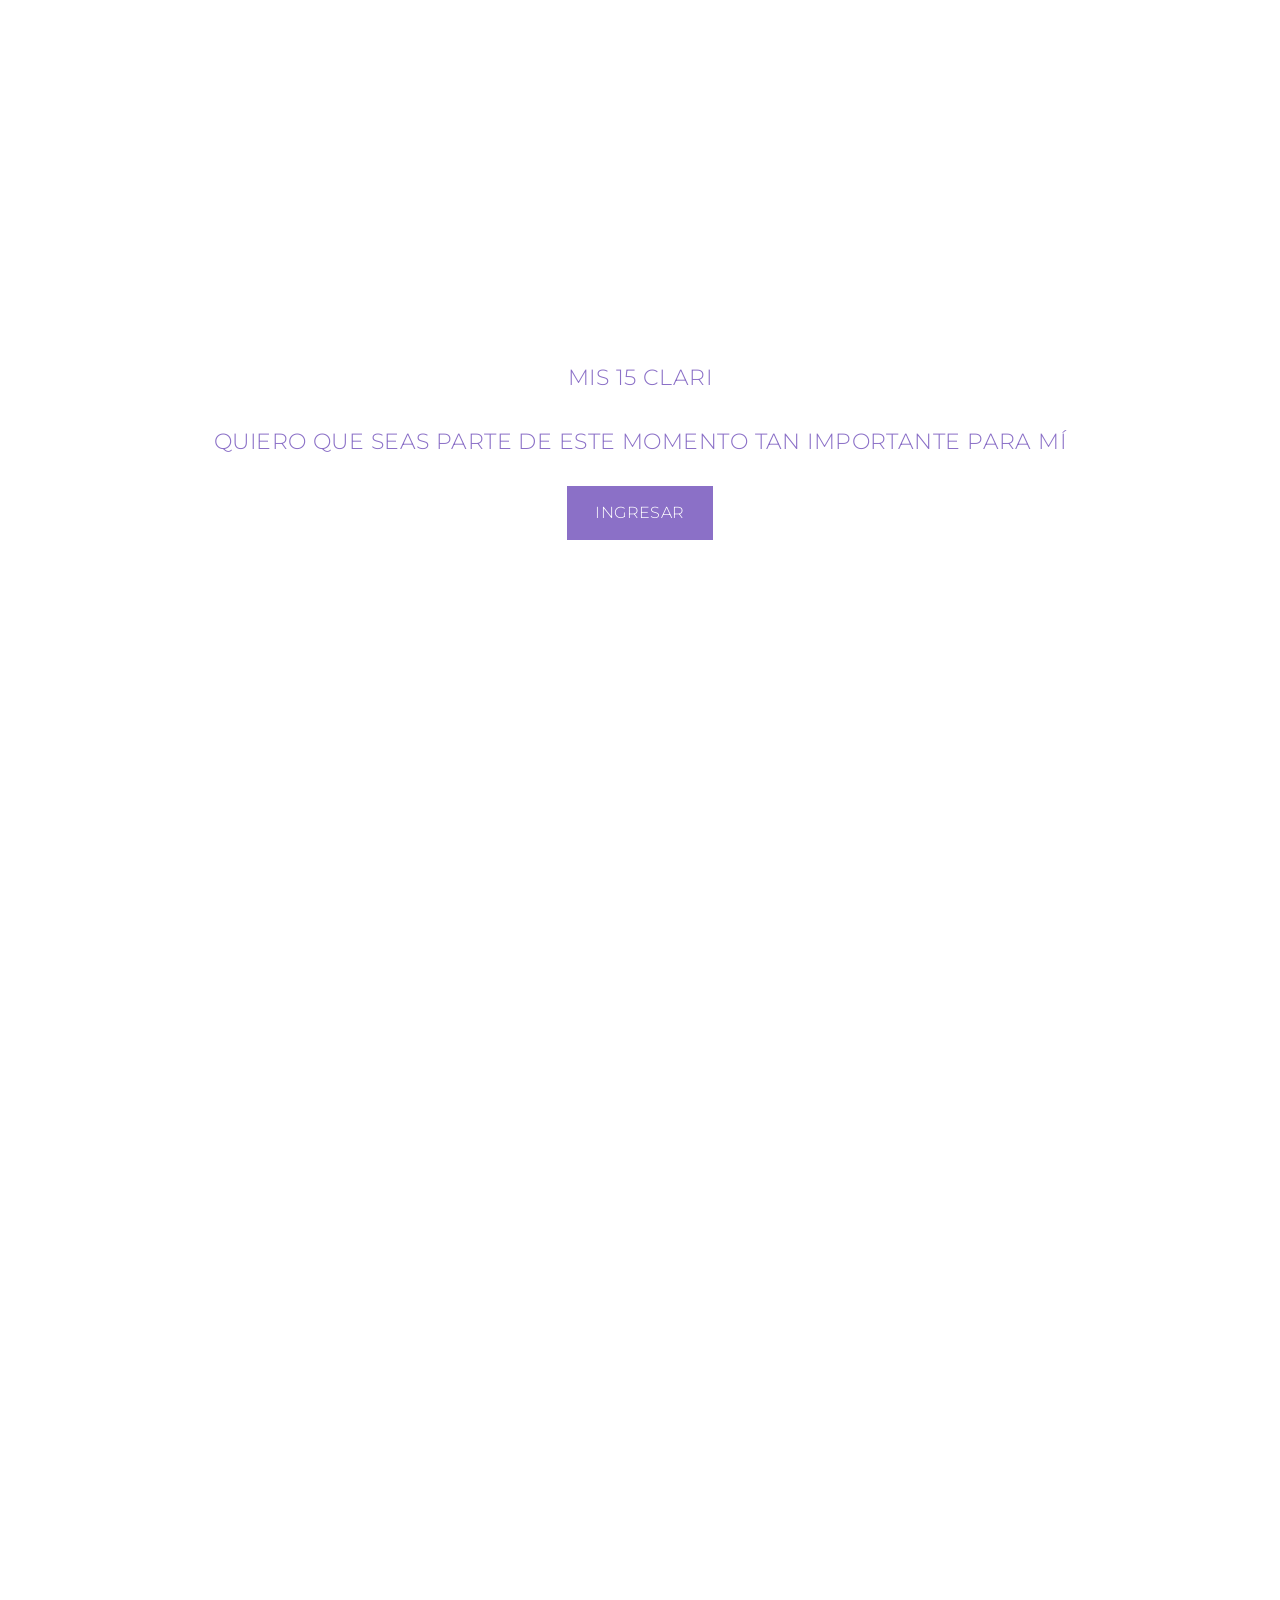
<file: index.html>
<!DOCTYPE html>
<html lang="es">
<head>
  <meta charset="UTF-8">
  <meta name="viewport" content="width=device-width, initial-scale=1.0">
  <meta name="description" content="Invitación a los 15 años de Clari.">
  <title>CLARI | Mis 15 años</title>
  <link rel="preconnect" href="https://fonts.googleapis.com">
  <link rel="preconnect" href="https://fonts.gstatic.com" crossorigin>
  <link href="https://fonts.googleapis.com/css2?family=Allura&family=Cormorant+Garamond:wght@400;500;600&family=Montserrat:wght@300;400;500;600&family=Open+Sans:wght@400;600&display=swap" rel="stylesheet">
  <link rel="stylesheet" href="css/style.css">
</head>
<body class="is-locked">
  <div class="opening" id="opening"><div class="opening-content"><p class="opening-title">MIS 15 CLARI</p><p>QUIERO QUE SEAS PARTE DE ESTE MOMENTO TAN IMPORTANTE PARA MÍ</p><button class="button" id="enterButton">INGRESAR</button></div></div>
  <button class="music-button" id="musicButton" aria-label="Pausar música">Ⅱ</button>
  <iframe class="music-player" id="musicPlayer" title="Ariana Grande - thank u, next (Official Video)" frameborder="0" allow="autoplay; encrypted-media" width="1" height="1"></iframe>
  <main>
    <section class="hero" id="inicio"><div class="hero-content reveal"><p class="eyebrow">MIS 15 AÑOS</p><h1>Clari</h1><div class="countdown" id="countdown"></div></div></section>
    <section class="message section-light reveal"><div class="ornament">✦</div><h2>Hay momentos inolvidables que se atesoran en el corazón para siempre…</h2><p>Por esa razón quiero que compartas conmigo esta noche tan especial</p></section>
    <section class="event event-date section-pink reveal"><p class="eyebrow">¿CUÁNDO?</p><h2>21 DE NOVIEMBRE 2026</h2><p>| 21:00 HS |</p></section>
    <section class="event event-location section-light reveal"><p class="eyebrow">¿DÓNDE?</p><h2>Quinta MiCande</h2><a class="button button-outline" href="https://maps.app.goo.gl/8uLzd4t28MHuCsYw5?g_st=iw" target="_blank" rel="noopener">COMO LLEGAR</a></section>
    <section class="quote section-light reveal"><div class="line"></div><h2>¡Hagamos que sea una noche <strong>inolvidable</strong>!</h2><div class="line"></div></section>
    <section class="dress reveal"><span class="butterfly butterfly-one"></span><span class="butterfly butterfly-two"></span><span class="butterfly butterfly-three"></span><span class="butterfly butterfly-four"></span><p class="eyebrow">DRESS CODE</p><h2>ELEGANTE</h2><p class="dress-note">Prohibido usar lila/violeta</p></section>
    <section class="rsvp section-pink reveal" id="confirmar"><h2>CONFIRMÁ TU ASISTENCIA</h2><p>ANTES DEL 21 DE OCTUBRE 2026</p><a class="button" href="https://wa.link/v4k2uo" target="_blank" rel="noopener">CONFIRMAR</a></section>
    <section class="gift section-light reveal"><div class="gift-line"></div><h2>SI DESEAS HACERME UN OBSEQUIO...</h2><p>alias: <strong style="font-family: 'Courier New', monospace;">claratraverso11</strong></p><div class="gift-line"></div></section>
    <section class="final section-pink reveal"><p class="eyebrow">TE ESPERO</p><h2>Clari</h2></section>
  </main>
  <script src="js/script.js?v=14"></script>
</body>
</html>
</file>
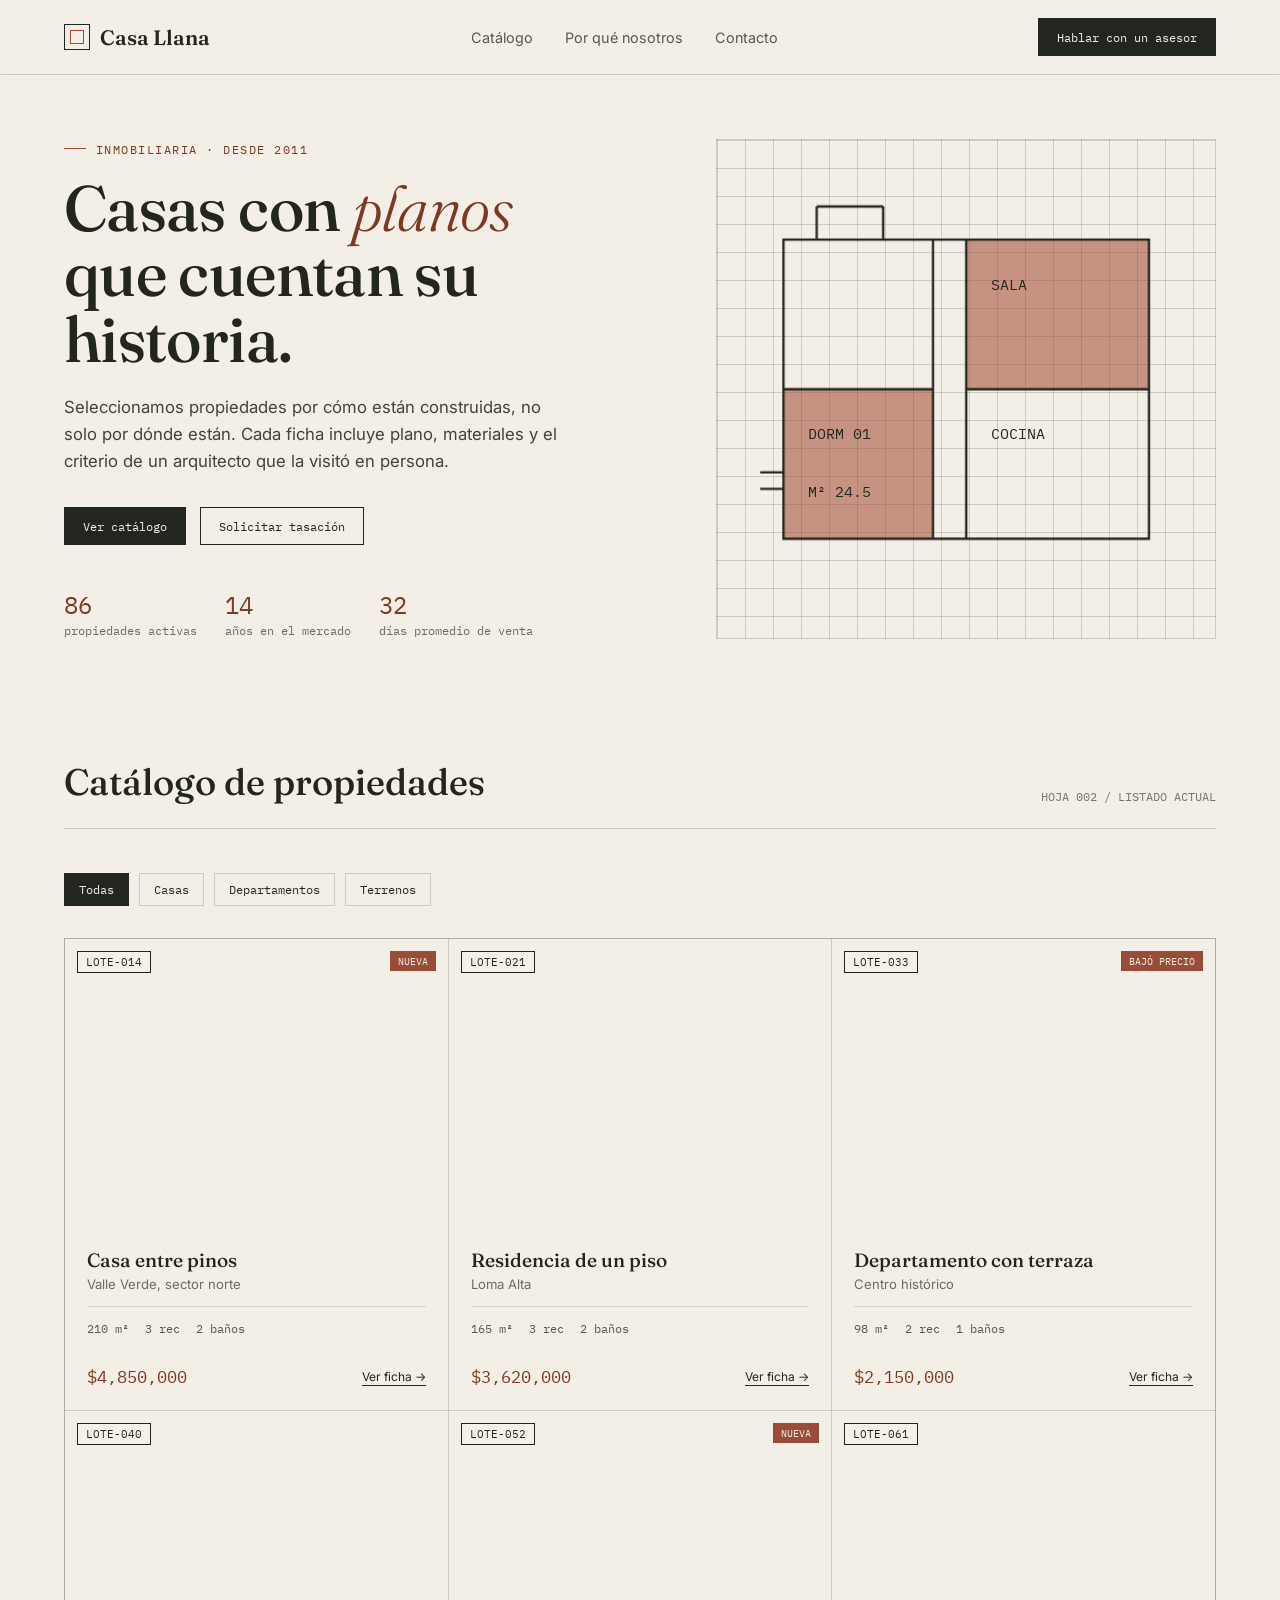
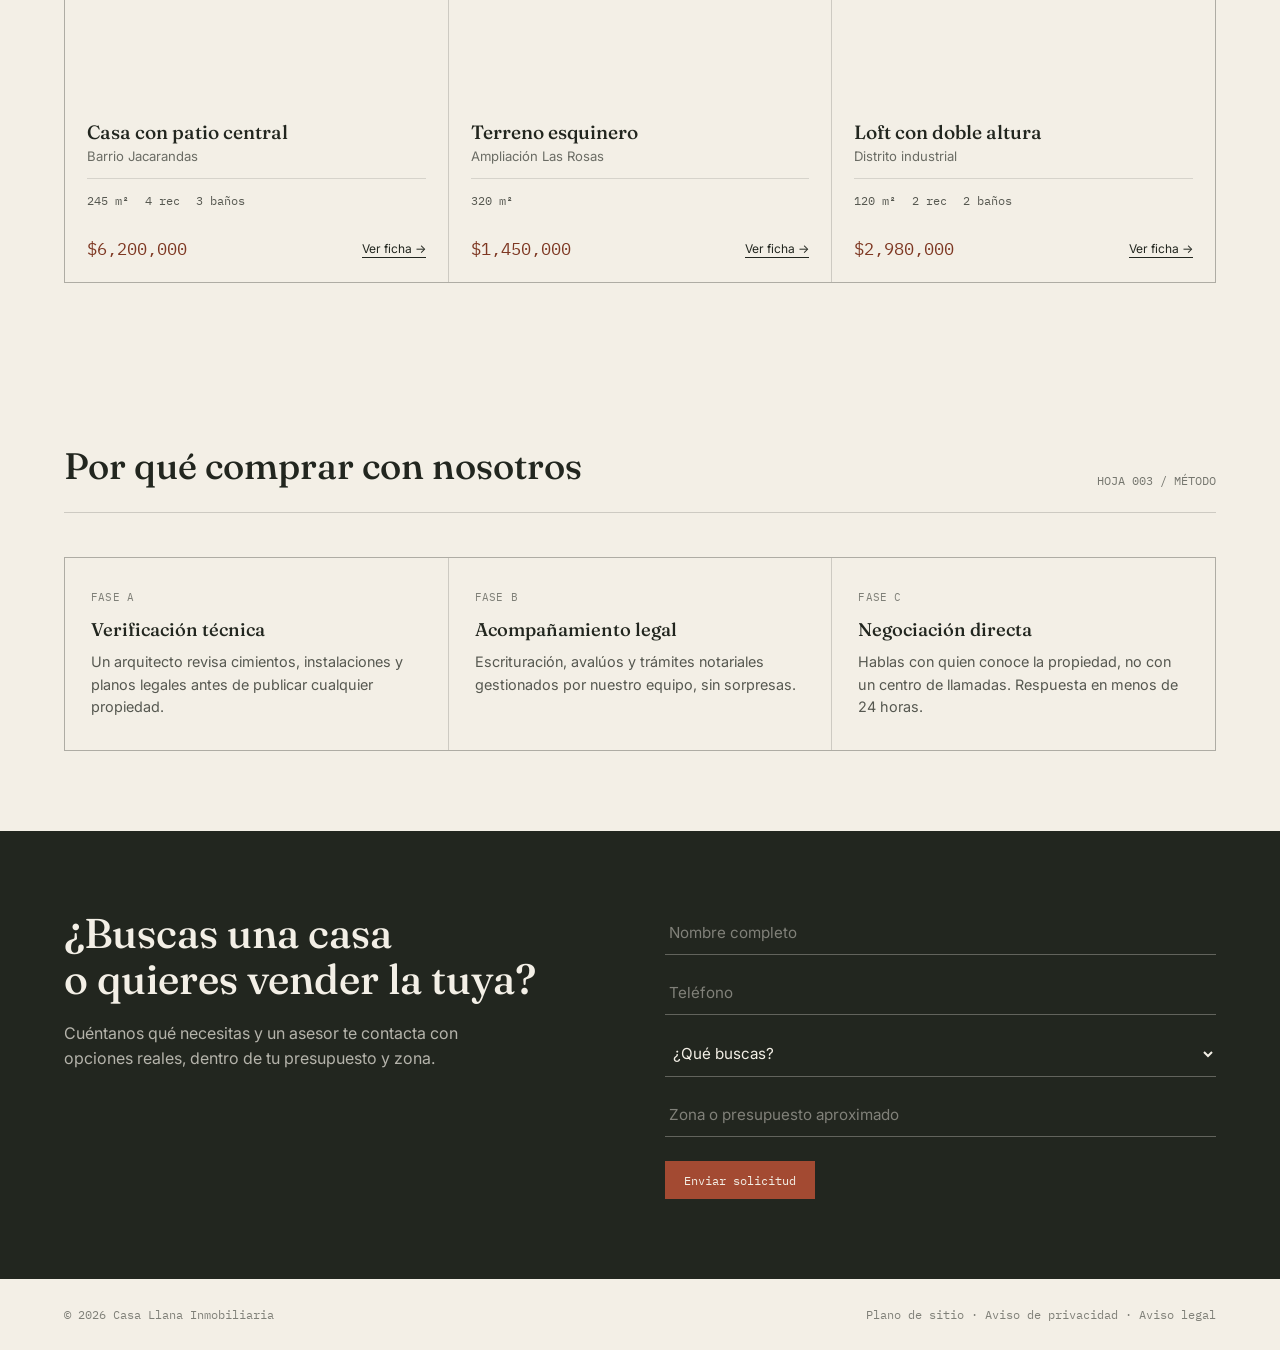
<file: casa-llana.html>
<!DOCTYPE html>
<html lang="es">
<head>
<meta charset="UTF-8">
<meta name="viewport" content="width=device-width, initial-scale=1.0">
<title>Casa Llana — Inmobiliaria</title>
<link rel="preconnect" href="https://fonts.googleapis.com">
<link href="https://fonts.googleapis.com/css2?family=Fraunces:ital,opsz,wght@0,9..144,300;0,9..144,500;0,9..144,600;1,9..144,400&family=IBM+Plex+Mono:wght@400;500&family=Inter:wght@400;500;600&display=swap" rel="stylesheet">
<style>
  :root{--ink:#22261F;--paper:#F3EFE6;--paper-2:#EAE3D3;--brick:#A34A32;--brick-dark:#7E3823;--moss:#5C6B4D;--brass:#B08D4F;--line:rgba(34,38,31,0.18)}
  *{margin:0;padding:0;box-sizing:border-box}
  html{scroll-behavior:smooth}
  body{background:var(--paper);color:var(--ink);font-family:'Inter',sans-serif;-webkit-font-smoothing:antialiased}
  @media (prefers-reduced-motion:reduce){*{animation-duration:.01ms!important;transition-duration:.01ms!important}}
  a{color:inherit;text-decoration:none}.display{font-family:'Fraunces',serif}.mono{font-family:'IBM Plex Mono',monospace;letter-spacing:.02em}
  header{position:sticky;top:0;z-index:50;background:rgba(243,239,230,.9);backdrop-filter:blur(6px);border-bottom:1px solid var(--line)}
  nav{max-width:1200px;margin:0 auto;display:flex;align-items:center;justify-content:space-between;padding:18px 24px}
  .logo{font-family:'Fraunces',serif;font-weight:600;font-size:1.3rem;display:flex;align-items:center;gap:10px}.logo .mark{width:26px;height:26px;border:1.5px solid var(--ink);position:relative;flex-shrink:0}.logo .mark:before{content:"";position:absolute;inset:5px;border:1.5px solid var(--brick)}
  nav .links{display:flex;gap:32px;font-size:.9rem}nav .links a{opacity:.75;transition:opacity .2s}nav .links a:hover{opacity:1}
  .btn{font-family:'IBM Plex Mono',monospace;font-size:.78rem;padding:10px 18px;border:1px solid var(--ink);background:var(--ink);color:var(--paper);transition:background .25s,color .25s;display:inline-block;white-space:nowrap}.btn:hover{background:transparent;color:var(--ink)}.btn.outline{background:transparent;color:var(--ink)}.btn.outline:hover{background:var(--ink);color:var(--paper)}
  .hero{max-width:1200px;margin:0 auto;padding:64px 24px 40px;display:grid;grid-template-columns:1.1fr .9fr;gap:40px;align-items:center}.hero .eyebrow{font-family:'IBM Plex Mono',monospace;font-size:.78rem;color:var(--brick-dark);letter-spacing:.12em;margin-bottom:18px;display:flex;align-items:center;gap:10px}.hero .eyebrow:before{content:"";width:22px;height:1px;background:var(--brick)}.hero h1{font-family:'Fraunces',serif;font-size:clamp(2.4rem,5vw,4rem);font-weight:500;line-height:1.03;letter-spacing:-.01em}.hero h1 em{font-style:italic;font-weight:300;color:var(--brick-dark)}.hero p.lead{margin-top:22px;font-size:1.05rem;line-height:1.6;max-width:46ch;opacity:.85}.hero .cta-row{margin-top:32px;display:flex;gap:14px;flex-wrap:wrap}.hero .stats{display:flex;gap:28px;margin-top:44px;font-family:'IBM Plex Mono',monospace}.hero .stats div span{display:block}.hero .stats .num{font-size:1.5rem;color:var(--brick-dark)}.hero .stats .lbl{font-size:.72rem;opacity:.65;margin-top:2px}
  .blueprint{position:relative;aspect-ratio:1/1;border:1px solid var(--line);background:linear-gradient(var(--line) 1px,transparent 1px) 0 0/28px 28px,linear-gradient(90deg,var(--line) 1px,transparent 1px) 0 0/28px 28px}.blueprint svg{position:absolute;inset:0;width:100%;height:100%}.blueprint .plan-line{fill:none;stroke:var(--ink);stroke-width:1.4;stroke-dasharray:1400;stroke-dashoffset:1400;animation:draw 2.4s ease forwards .3s}.blueprint .plan-fill{fill:var(--brick);opacity:0;animation:fadein-op 1s ease forwards 2s}.blueprint .tag{font-family:'IBM Plex Mono',monospace;font-size:9px;fill:var(--ink);opacity:0;animation:fadein 0.8s ease forwards 2.3s}@keyframes draw{to{stroke-dashoffset:0}}@keyframes fadein{to{opacity:1}}@keyframes fadein-op{to{opacity:.55}}
  section{max-width:1200px;margin:0 auto;padding:80px 24px}.section-head{display:flex;justify-content:space-between;align-items:flex-end;margin-bottom:44px;gap:20px;flex-wrap:wrap;border-bottom:1px solid var(--line);padding-bottom:24px}.section-head h2{font-family:'Fraunces',serif;font-size:clamp(1.6rem,3vw,2.3rem);font-weight:500}.section-head .ref{font-family:'IBM Plex Mono',monospace;font-size:.75rem;opacity:.6}
  .filters{display:flex;gap:10px;margin-bottom:32px;flex-wrap:wrap}.filter-btn{font-family:'IBM Plex Mono',monospace;font-size:.75rem;padding:8px 14px;border:1px solid var(--line);background:transparent;cursor:pointer;color:var(--ink);transition:all .2s}.filter-btn:hover{border-color:var(--ink)}.filter-btn.active{background:var(--ink);color:var(--paper);border-color:var(--ink)}
  .grid{display:grid;grid-template-columns:repeat(3,1fr);gap:1px;background:var(--line);border:1px solid var(--line)}.card{background:var(--paper);display:flex;flex-direction:column;transition:transform .35s ease}.card:hover{transform:translateY(-4px)}.card .photo{aspect-ratio:4/3;background-size:cover;background-position:center;position:relative;filter:grayscale(.15) contrast(1.02)}.card .photo .sheet{position:absolute;top:12px;left:12px;font-family:'IBM Plex Mono',monospace;font-size:.68rem;background:var(--paper);padding:3px 8px;border:1px solid var(--ink)}.card .photo .estado{position:absolute;top:12px;right:12px;font-family:'IBM Plex Mono',monospace;font-size:.65rem;background:var(--brick);color:var(--paper);padding:3px 8px}.card .body{padding:22px;flex:1;display:flex;flex-direction:column}.card h3{font-family:'Fraunces',serif;font-size:1.2rem;font-weight:500;margin-bottom:4px}.card .loc{font-size:.82rem;opacity:.65;margin-bottom:14px}.card .specs{display:flex;gap:16px;font-family:'IBM Plex Mono',monospace;font-size:.72rem;opacity:.75;margin-bottom:16px;border-top:1px solid var(--line);padding-top:14px}.card .price{margin-top:auto;display:flex;justify-content:space-between;align-items:center;padding-top:14px}.card .price .amount{font-family:'IBM Plex Mono',monospace;font-size:1.05rem;color:var(--brick-dark)}.card .price .see{font-size:.75rem;border-bottom:1px solid var(--ink);padding-bottom:1px}
  .why{display:grid;grid-template-columns:repeat(3,1fr);gap:1px;background:var(--line);border:1px solid var(--line)}.why .item{background:var(--paper);padding:32px 26px}.why .item .plan{font-family:'IBM Plex Mono',monospace;font-size:.7rem;opacity:.55;margin-bottom:14px}.why .item h4{font-family:'Fraunces',serif;font-size:1.15rem;font-weight:500;margin-bottom:10px}.why .item p{font-size:.9rem;line-height:1.55;opacity:.75}
  .contact{background:var(--ink);color:var(--paper);padding:0}.contact-inner{max-width:1200px;margin:0 auto;padding:80px 24px;display:grid;grid-template-columns:1fr 1fr;gap:50px}.contact h2{font-family:'Fraunces',serif;font-size:clamp(1.8rem,4vw,2.6rem);font-weight:500;line-height:1.1}.contact p{margin-top:18px;opacity:.7;max-width:40ch;line-height:1.6}.contact form{display:flex;flex-direction:column;gap:16px}.contact input,.contact select{background:transparent;border:none;border-bottom:1px solid rgba(243,239,230,.3);padding:12px 4px;color:var(--paper);font-family:'Inter',sans-serif;font-size:.95rem}.contact input::placeholder{color:rgba(243,239,230,.45)}.contact input:focus,.contact select:focus{outline:none;border-bottom-color:var(--paper)}.contact .btn{background:var(--brick);border-color:var(--brick);color:var(--paper);margin-top:8px;align-self:flex-start}.contact .btn:hover{background:transparent;color:var(--paper);border-color:var(--paper)}
  footer{max-width:1200px;margin:0 auto;padding:28px 24px;display:flex;justify-content:space-between;font-size:.75rem;opacity:.55;font-family:'IBM Plex Mono',monospace;flex-wrap:wrap;gap:10px}a.btn:focus-visible,.filter-btn:focus-visible,input:focus-visible,select:focus-visible{outline:2px solid var(--brick);outline-offset:2px}
  @media (max-width:900px){.hero{grid-template-columns:1fr}.grid{grid-template-columns:1fr 1fr}.why{grid-template-columns:1fr}.contact-inner{grid-template-columns:1fr}}@media (max-width:600px){nav .links{display:none}.grid{grid-template-columns:1fr}.hero .stats{flex-wrap:wrap;row-gap:16px}}
</style>
</head>
<body>
<header><nav><div class="logo"><span class="mark"></span>Casa Llana</div><div class="links"><a href="#catalogo">Catálogo</a><a href="#porque">Por qué nosotros</a><a href="#contacto">Contacto</a></div><a href="#contacto" class="btn">Hablar con un asesor</a></nav></header>
<section class="hero"><div><div class="eyebrow">INMOBILIARIA · DESDE 2011</div><h1>Casas con <em>planos</em><br>que cuentan su historia.</h1><p class="lead">Seleccionamos propiedades por cómo están construidas, no solo por dónde están. Cada ficha incluye plano, materiales y el criterio de un arquitecto que la visitó en persona.</p><div class="cta-row"><a href="#catalogo" class="btn">Ver catálogo</a><a href="#contacto" class="btn outline">Solicitar tasación</a></div><div class="stats"><div><span class="num mono">86</span><span class="lbl">propiedades activas</span></div><div><span class="num mono">14</span><span class="lbl">años en el mercado</span></div><div><span class="num mono">32</span><span class="lbl">días promedio de venta</span></div></div></div><div class="blueprint" aria-hidden="true"><svg viewBox="0 0 300 300"><rect class="plan-fill" x="40" y="150" width="90" height="90"/><rect class="plan-fill" x="150" y="60" width="110" height="90"/><path class="plan-line" d="M40 60 H260 V240 H40 Z"/><path class="plan-line" d="M40 150 H130 M130 60 V240"/><path class="plan-line" d="M150 150 H260 M150 60 V240"/><path class="plan-line" d="M60 60 V40 M100 60 V40 M60 40 H100"/><path class="plan-line" d="M40 200 h-14 M40 210 h-14"/><text class="tag" x="55" y="180">DORM 01</text><text class="tag" x="165" y="90">SALA</text><text class="tag" x="165" y="180">COCINA</text><text class="tag" x="55" y="215">M² 24.5</text></svg></div></section>
<section id="catalogo"><div class="section-head"><h2>Catálogo de propiedades</h2><span class="ref">HOJA 002 / LISTADO ACTUAL</span></div><div class="filters"><button class="filter-btn active" data-f="todas">Todas</button><button class="filter-btn" data-f="casa">Casas</button><button class="filter-btn" data-f="depto">Departamentos</button><button class="filter-btn" data-f="terreno">Terrenos</button></div><div class="grid" id="grid"></div></section>
<section id="porque"><div class="section-head"><h2>Por qué comprar con nosotros</h2><span class="ref">HOJA 003 / MÉTODO</span></div><div class="why"><div class="item"><div class="plan mono">FASE A</div><h4>Verificación técnica</h4><p>Un arquitecto revisa cimientos, instalaciones y planos legales antes de publicar cualquier propiedad.</p></div><div class="item"><div class="plan mono">FASE B</div><h4>Acompañamiento legal</h4><p>Escrituración, avalúos y trámites notariales gestionados por nuestro equipo, sin sorpresas.</p></div><div class="item"><div class="plan mono">FASE C</div><h4>Negociación directa</h4><p>Hablas con quien conoce la propiedad, no con un centro de llamadas. Respuesta en menos de 24 horas.</p></div></div></section>
<div class="contact" id="contacto"><div class="contact-inner"><div><h2>¿Buscas una casa<br>o quieres vender la tuya?</h2><p>Cuéntanos qué necesitas y un asesor te contacta con opciones reales, dentro de tu presupuesto y zona.</p></div><form onsubmit="return false;"><input type="text" placeholder="Nombre completo" required><input type="tel" placeholder="Teléfono" required><select required><option value="" disabled selected>¿Qué buscas?</option><option>Comprar una propiedad</option><option>Vender mi propiedad</option><option>Solo estoy explorando</option></select><input type="text" placeholder="Zona o presupuesto aproximado"><button class="btn" type="submit">Enviar solicitud</button></form></div></div>
<footer><span>© 2026 Casa Llana Inmobiliaria</span><span>Plano de sitio · Aviso de privacidad · Aviso legal</span></footer>
<script>
  const listings=[{id:'LOTE-014',tipo:'casa',titulo:'Casa entre pinos',zona:'Valle Verde, sector norte',m2:210,rec:3,ban:2,precio:4850000,estado:'NUEVA',img:'https://images.unsplash.com/photo-1518780664697-55e3ad937233?w=800&q=80'},{id:'LOTE-021',tipo:'casa',titulo:'Residencia de un piso',zona:'Loma Alta',m2:165,rec:3,ban:2,precio:3620000,estado:'',img:'https://images.unsplash.com/photo-1560184897-ae75f418493e?w=800&q=80'},{id:'LOTE-033',tipo:'depto',titulo:'Departamento con terraza',zona:'Centro histórico',m2:98,rec:2,ban:1,precio:2150000,estado:'BAJÓ PRECIO',img:'https://images.unsplash.com/photo-1502672260266-1c1ef2d93688?w=800&q=80'},{id:'LOTE-040',tipo:'casa',titulo:'Casa con patio central',zona:'Barrio Jacarandas',m2:245,rec:4,ban:3,precio:6200000,estado:'',img:'https://images.unsplash.com/photo-1568605114967-8130f3a36994?w=800&q=80'},{id:'LOTE-052',tipo:'terreno',titulo:'Terreno esquinero',zona:'Ampliación Las Rosas',m2:320,rec:0,ban:0,precio:1450000,estado:'NUEVA',img:'https://images.unsplash.com/photo-1500382017468-9049fed747ef?w=800&q=80'},{id:'LOTE-061',tipo:'depto',titulo:'Loft con doble altura',zona:'Distrito industrial',m2:120,rec:2,ban:2,precio:2980000,estado:'',img:'https://images.unsplash.com/photo-1493809842364-78817add7ffb?w=800&q=80'}];
  const grid=document.getElementById('grid');const money=n=>n.toLocaleString('es-MX',{style:'currency',currency:'MXN',maximumFractionDigits:0});
  function render(filter){grid.innerHTML='';listings.filter(l=>filter==='todas'||l.tipo===filter).forEach(l=>{const card=document.createElement('article');card.className='card';card.innerHTML=`<div class="photo" style="background-image:url('${l.img}')"><span class="sheet">${l.id}</span>${l.estado?`<span class="estado">${l.estado}</span>`:''}</div><div class="body"><h3>${l.titulo}</h3><div class="loc">${l.zona}</div><div class="specs"><span>${l.m2} m²</span>${l.rec?`<span>${l.rec} rec</span>`:''}${l.ban?`<span>${l.ban} baños</span>`:''}</div><div class="price"><span class="amount">${money(l.precio)}</span><span class="see">Ver ficha →</span></div></div>`;grid.appendChild(card)})}
  document.querySelectorAll('.filter-btn').forEach(btn=>btn.addEventListener('click',()=>{document.querySelectorAll('.filter-btn').forEach(b=>b.classList.remove('active'));btn.classList.add('active');render(btn.dataset.f)}));render('todas');
</script>
</body>
</html>
</file>
<file: css/style.css>
.rsvp{min-height:410px!important}.gift{min-height:390px}.final{min-height:390px!important;background:#c7b7e0!important;color:#50365f!important}.final h2{margin-bottom:0}
.final h2{font-family:"Allura","Open Sauce",cursive!important;font-style:italic!important}.section-light{background:#e6dff2!important;color:#4d4261}.section-pink{background:#c7b7e0!important;color:#4d4261}.message{background:#e6dff2!important}.event-date{background:#c7b7e0!important}.event-location{background:#d9cdec!important;color:#4d4261!important}.quote{background:#ede8f6!important;color:#4d4261!important}.dress{background:linear-gradient(135deg,rgba(80,54,95,.7),rgba(167,143,198,.62)),url("../img/mariposas.jpg") center/cover no-repeat!important;color:#fff}.rsvp{background:#d8caeb!important;color:#4d4261!important}.button{background:#50365f;color:#fff}.button:hover{background:#7a5c9b}.button-outline{background:transparent;color:#50365f;border-color:#50365f}.rsvp .button{background:#50365f;color:#fff}.hero{background:linear-gradient(rgba(230,223,242,.72),rgba(199,183,224,.76)),url("../img/mariposas.jpg") center/cover no-repeat!important}.footer-mark{font-family:"Allura","Open Sauce",cursive;font-style:italic}.social-links{display:none}
.event-date{min-height:500px}.event-location{min-height:500px}.event-location .button-outline{color:var(--pink)}
.dress{background:linear-gradient(135deg,rgba(70,48,137,.9),rgba(156,132,222,.86)),#a995df}
.dress{background:linear-gradient(135deg,rgba(104,78,159,.88),rgba(190,169,231,.82)),#bda9e8}.dress:before{display:none}.dress .butterfly{position:absolute;z-index:0;background:url("../img/mariposas.jpg") center/contain no-repeat;mix-blend-mode:multiply;opacity:.4;filter:blur(.2px)}.dress h2,.dress .eyebrow,.dress .dress-note{z-index:2}.butterfly-one{width:185px;height:135px;left:3%;top:8%;transform:rotate(-18deg)}.butterfly-two{width:125px;height:95px;right:8%;top:18%;transform:rotate(22deg);opacity:.3!important}.butterfly-three{width:155px;height:115px;left:10%;bottom:8%;transform:rotate(16deg);opacity:.32!important}.butterfly-four{width:210px;height:155px;right:-3%;bottom:4%;transform:rotate(-20deg);opacity:.28!important}
.dress{background:linear-gradient(rgba(73,57,107,.68),rgba(73,57,107,.68)),url("../img/mariposas.jpg") center/cover no-repeat}.dress-mark{display:none}
.gift{min-height:360px;display:grid;place-content:center;gap:18px;text-align:center;color:#50365f!important;background:#e6dff2!important}.gift h2{font:500 clamp(24px,4vw,42px)/1.1 var(--serif);letter-spacing:.08em}.gift p{font:400 clamp(27px,5vw,48px)/1.1 var(--serif);color:#50365f}.gift strong{font-weight:600}.gift-line{height:2px;width:min(78%,840px);background:#7a5c9b;margin:0 auto}
.dress-note{font-size:14px;letter-spacing:.08em;position:relative;margin-top:10px}.dress-note::first-letter{text-transform:uppercase}
.music-player{position:absolute;width:1px;height:1px;opacity:0;pointer-events:none}.footer-mark{font:500 58px/1 "Allura",cursive;color:var(--pink);margin-bottom:12px}.social-links{display:flex;justify-content:center;gap:24px;margin-top:12px}.social-links a{text-decoration:underline;text-underline-offset:4px}
*{box-sizing:border-box;margin:0;padding:0}
:root{--pink:#8b70c7;--pink-dark:#6f52ad;--rose:#f0ebfa;--ink:#5f5570;--serif:"Cormorant Garamond",Georgia,serif;--sans:Montserrat,Arial,sans-serif}
html{scroll-behavior:smooth}body{font-family:var(--sans);color:var(--ink);background:#fff;line-height:1.65;font-weight:300}body.is-locked{height:100vh;overflow:hidden}a{text-decoration:none;color:inherit}button,input,select,textarea{font:inherit}
.opening{position:fixed;inset:0;z-index:50;background:#fff;display:grid;place-items:center;text-align:center;color:var(--pink);transition:opacity .8s,visibility .8s}.opening.hidden{opacity:0;visibility:hidden}.opening-content{max-width:980px;padding:32px}.opening p{font-size:clamp(13px,2vw,22px);letter-spacing:.02em}.opening-title{font-size:clamp(42px,6vw,64px);margin-bottom:28px}.button{display:inline-block;border:0;background:var(--pink);color:#fff;padding:14px 28px;margin-top:26px;letter-spacing:.03em;cursor:pointer;transition:.2s}.button:hover{background:var(--pink-dark);transform:translateY(-2px)}.button-outline{background:transparent;border:1px solid currentColor;color:var(--pink);margin-top:24px}.music-button{position:fixed;right:22px;top:22px;z-index:40;width:40px;height:40px;border-radius:50%;border:1px solid var(--pink);background:#fff;color:var(--pink);cursor:pointer;font-size:20px}.music-button.playing{background:var(--pink);color:#fff}
.hero{min-height:820px;display:grid;place-items:center;text-align:center;background:linear-gradient(rgba(255,255,255,.9),rgba(255,255,255,.9)),url("../img/mariposas.jpg") center/cover no-repeat,linear-gradient(145deg,#fff 28%,#f5dce7 100%);position:relative;overflow:hidden}.hero:before,.hero:after{content:"";position:absolute;width:390px;height:680px;border:1px solid rgba(207,113,153,.2);border-radius:50%;transform:rotate(25deg)}.hero:before{left:-160px;top:90px}.hero:after{right:-180px;bottom:40px;transform:rotate(-25deg)}.hero-content{position:relative;z-index:1;display:flex;flex-direction:column;align-items:center;justify-content:center;width:100%;text-align:center}.eyebrow{font-size:13px;letter-spacing:.25em;margin-bottom:12px}.hero h1,.final h2{font:500 clamp(82px,15vw,160px)/.75 var(--serif);color:var(--pink);margin:20px 0 48px}.hero h1{font-family:"Allura","Open Sauce",cursive;font-style:italic}.countdown{display:flex;justify-content:center;gap:clamp(14px,4vw,45px);color:var(--pink)}.countdown div{min-width:60px;font-size:12px;letter-spacing:.12em}.countdown strong{display:block;font:500 clamp(30px,5vw,54px)/1 "Open Sauce","Open Sans",sans-serif;letter-spacing:0}
.section-light,.section-pink{padding:120px 24px;text-align:center}.section-light{background:#fff}.section-pink{background:var(--rose)}.message{min-height:570px;display:grid;place-content:center;gap:20px}.message h2,.quote h2,.farewell h2{font:400 clamp(34px,5vw,62px)/1.05 var(--serif);max-width:760px;margin:auto}.message p,.album p,.trivia p,.rsvp>p{font-size:14px;letter-spacing:.12em}.ornament{color:var(--pink);font-size:26px}.event{min-height:620px;display:grid;place-content:center;gap:8px}.event h2{font:500 clamp(37px,6vw,70px)/1 var(--serif);letter-spacing:.04em}.event .line,.quote .line,.farewell .line{height:1px;width:75px;background:var(--pink);margin:28px auto}.quote{min-height:520px;display:grid;place-content:center}.quote strong{color:var(--pink);font-weight:500}.dress{min-height:660px;display:grid;place-content:center;text-align:center;color:#fff;background:linear-gradient(145deg,rgba(111,73,91,.8),rgba(207,113,153,.66)),radial-gradient(circle at 30% 20%,#f9d6e3,#8b6277 70%);position:relative;overflow:hidden}.dress:before{content:"";position:absolute;inset:70px 15%;border:1px solid rgba(255,255,255,.45);border-radius:50% 50% 0 0;transform:rotate(12deg)}.dress h2{font:500 clamp(34px,6vw,72px) var(--serif);letter-spacing:.1em;position:relative}.dress-mark{font:500 170px/1 var(--serif);opacity:.35;position:relative}.album{min-height:550px;display:grid;place-content:center;gap:12px}.album h2,.trivia h2,.rsvp h2{font:500 clamp(36px,6vw,67px) var(--serif)}.farewell{min-height:500px}.farewell h2{font-size:clamp(31px,5vw,58px)}.trivia{min-height:520px;display:grid;place-content:center;gap:8px}.rsvp{min-height:720px}.rsvp form{max-width:640px;margin:40px auto 0;text-align:left}.rsvp label{display:block;font-size:12px;letter-spacing:.12em;margin-bottom:8px}.rsvp select,.rsvp input,.rsvp textarea{width:100%;padding:15px;border:1px solid rgba(103,86,99,.35);background:#fff;color:var(--ink);margin-bottom:20px}.guest-card{border-top:1px solid rgba(103,86,99,.25);padding-top:22px;margin-top:10px}.guest-card h3{font:500 28px var(--serif);margin-bottom:12px}.guest-card .choice{display:flex;gap:18px;font-size:12px;margin-bottom:18px}.guest-card .choice label{letter-spacing:0}.form-status{text-align:center;margin-top:15px}.final{min-height:530px;display:grid;place-content:center}.final h2{margin:0;font-size:clamp(100px,17vw,190px)}footer{padding:40px 24px;text-align:center;background:#fff;color:var(--pink);font-size:11px;letter-spacing:.08em}footer a{display:inline-block;margin-top:10px}.modal{position:fixed;inset:0;background:rgba(103,86,99,.55);z-index:60;display:none;place-items:center;padding:20px}.modal.open{display:grid}.modal-card{background:#fff;padding:50px 35px;text-align:center;max-width:500px;width:100%;position:relative}.modal-card h2{font:500 40px var(--serif)}.close{position:absolute;right:14px;top:8px;background:none;border:0;font-size:30px;color:var(--pink);cursor:pointer}.answers{display:flex;justify-content:center;gap:10px;flex-wrap:wrap}.answers button{background:var(--rose);border:1px solid var(--pink);color:var(--ink);padding:10px 18px;cursor:pointer}.trivia-result{margin-top:20px;color:var(--pink)}.reveal{opacity:0;transform:translateY(24px);transition:opacity .8s,transform .8s}.reveal.visible{opacity:1;transform:none}
+@media(max-width:600px){.hero{min-height:760px}.section-light,.section-pink{padding:90px 20px}.opening-content p:not(.opening-title){font-size:12px}.countdown{gap:8px}.countdown div{min-width:52px;font-size:10px}.dress{min-height:560px}.rsvp{min-height:850px}}
</file>
